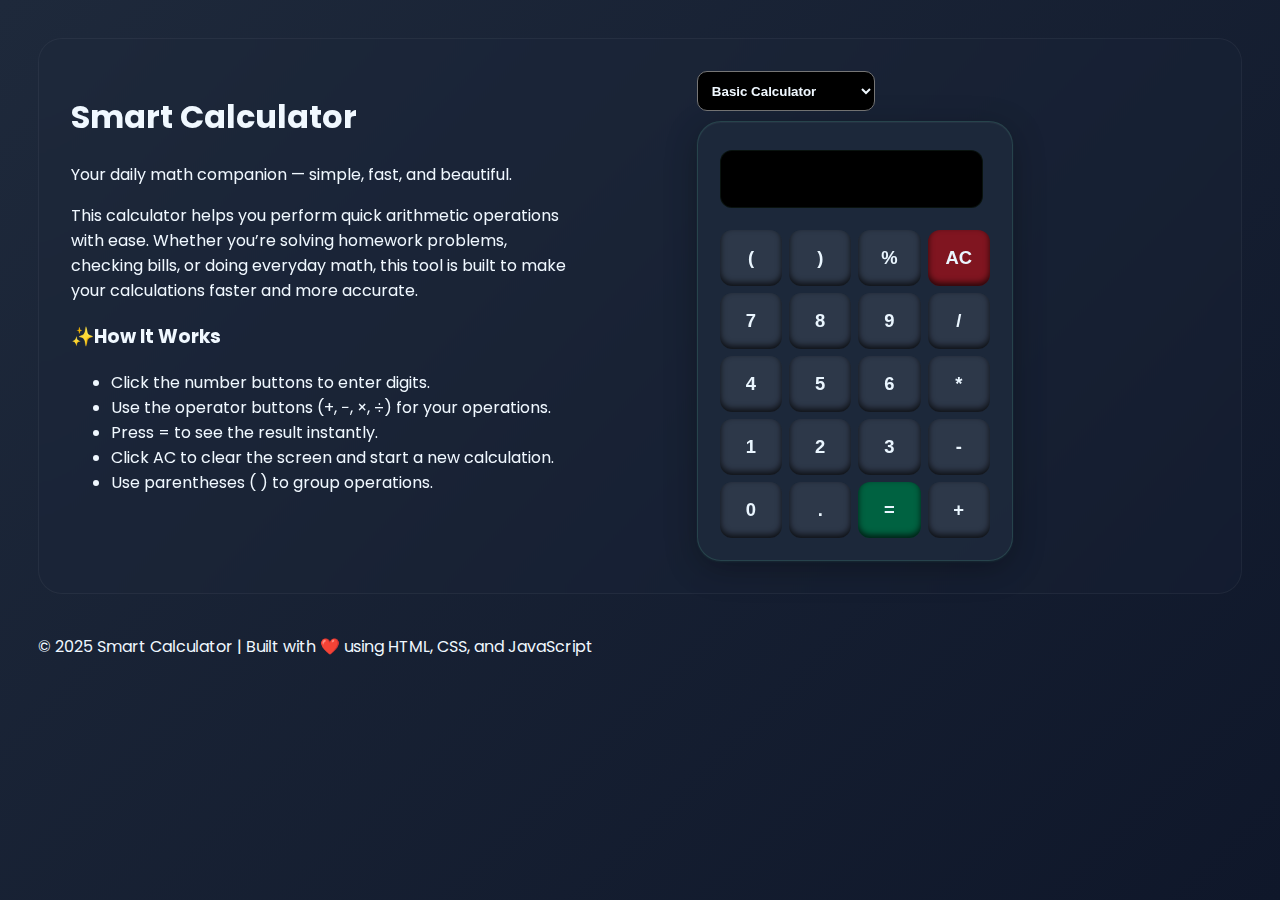
<file: Html, Css & js/Dynamic-Calculator-html-css-js-main/index.html>
<!DOCTYPE html>
<html lang="en">

<head>
    <meta charset="UTF-8">
    <meta name="viewport" content="width=device-width, initial-scale=1.0">
    <title>Smart Calculator</title>
    <link rel="stylesheet" href="index.css">
    <link href="https://fonts.googleapis.com/css2?family=Poppins:wght@300;400;500;600;700&display=swap"
        rel="stylesheet">
</head>

<body>
    <main>
        <div class="content">
            <h1>Smart Calculator</h1>
            <p class="tagline">Your daily math companion — simple, fast, and beautiful.</p>

            <div class="description">
                <p>
                    This calculator helps you perform quick arithmetic operations with ease.
                    Whether you’re solving homework problems, checking bills, or doing everyday math,
                    this tool is built to make your calculations faster and more accurate.
                </p>
            </div>

            <div class="features">
                <h3>✨How It Works</h3>
                <ul>
                    <li>Click the number buttons to enter digits.</li>
                    <li>Use the operator buttons (+, −, ×, ÷) for your operations.
                    </li>
                    <li>Press = to see the result instantly.
                    </li>
                    <li>Click AC to clear the screen and start a new calculation.
                    </li>
                    <li>Use parentheses ( ) to group operations.
                    </li>
                </ul>
            </div>
        </div>

        <div class="calculators">
            <select id="calcType" onchange="use()">
                <option value="basic">Basic Calculator</option>
                <option value="scientific">Scientific Calculator</option>
                <option value="bmi">BMI Calculator</option>
                <option value="loan">Loan / EMI Calculator</option>
                <option value="interest">Interest Calculator</option>
                <option value="age">Age Calculator</option>
                <option value="unit">Unit Converter</option>
                <option value="tax">Tax / GST Calculator</option>
            </select>
            <!-- Calculator -->
            <section class="calculator basic" style="max-width: 270px;">
                <div class="screen"></div>

                <div class="keys">
                    <button class="btn paren key" value="(" onclick="appendtoDisplay('(')">(</button>
                    <button class="btn paren key" value=")" onclick="appendtoDisplay(')')">)</button>
                    <button class="btn operator key" value="%" onclick="appendtoDisplay('%')">%</button>
                    <button class="btn clear" value="AC" style="background-color: rgba(255, 0, 0, 0.442);"
                        onclick="allclear()">AC</button>

                    <button class="btn number key" value="7" onclick="appendtoDisplay('7')">7</button>
                    <button class="btn number key" value="8" onclick="appendtoDisplay('8')">8</button>
                    <button class="btn number key" value="9" onclick="appendtoDisplay('9')">9</button>
                    <button class="btn operator key" value="/" onclick="appendtoDisplay('/')">/</button>

                    <button class="btn number key" value="4" onclick="appendtoDisplay('4')">4</button>
                    <button class="btn number key" value="5" onclick="appendtoDisplay('5')">5</button>
                    <button class="btn number key" value="6" onclick="appendtoDisplay('6')">6</button>
                    <button class="btn operator key" value="*" onclick="appendtoDisplay('*')">*</button>

                    <button class="btn number key" value="1" onclick="appendtoDisplay('1')">1</button>
                    <button class="btn number key" value="2" onclick="appendtoDisplay('2')">2</button>
                    <button class="btn number key" value="3" onclick="appendtoDisplay('3')">3</button>
                    <button class="btn operator key" value="-" onclick="appendtoDisplay('-')">-</button>

                    <button class="btn number key" value="0" onclick="appendtoDisplay('0')">0</button>
                    <button class="btn decimal key" value="." onclick="appendtoDisplay('.')">.</button>
                    <button class="btn equal" value="=" onclick="work()"  style="background-color: rgb(0, 98, 65);">=</button>
                    <button class="btn operator key" value="+" onclick="appendtoDisplay('+')">+</button>
                </div>
            </section>
            <!-- Other calculator placeholders (hidden by default) -->
            <section class="calculator scientific" style="max-width: 492px;padding: 20px;">
                <div class="screen1"></div>
                <div class="keys1">
                    <!-- <button onclick="appendToDisplay1('2nd')">2nd</button>
                    <button onclick="appendToDisplay1('mr')">mr</button>
                    <button onclick="appendToDisplay1('m+')">m+</button>
                    <button onclick="appendToDisplay1('mc')">mc</button> -->
                    <button onclick="appendToDisplay1('Math.sin(')">sin</button>
                    <button onclick="appendToDisplay1('Math.cos(')">cos</button>
                    <button onclick="appendToDisplay1('Math.tan(')">tan</button>
                    <button onclick="appendToDisplay1('Math.cot(')">cot</button>
                    <button onclick="appendToDisplay1('Math.sec(')">sec</button>
                    <button onclick="appendToDisplay1('Math.csc(')">csc</button>
                    
                    <!-- <button class="func" onclick="appendToDisplay1('CE')">CE</button> -->
                    <button class="func" style="background-color: rgba(255, 0, 0, 0.442);"
                    onclick="allclear1()">C</button>
                    <button class="del" onclick="deleteLast()">⌫</button>
                    
                    
                    
                    <button onclick="appendToDisplay1('(')">(</button>
                    <button onclick="appendToDisplay1(')')">)</button>
                    <button onclick="appendToDisplay1('%')">%</button>
                    <button onclick="appendToDisplay1('/')">÷</button>
                    <!-- <button onclick="appendToDisplay1('Math.E')">e</button> -->
                    <button onclick="appendToDisplay1('+')">+</button>

                    <button onclick="appendToDisplay1('7')">7</button>
                    <button onclick="appendToDisplay1('8')">8</button>
                    <button onclick="appendToDisplay1('9')">9</button>
                    <button onclick="appendToDisplay1('*')">×</button>

                    <button onclick="appendToDisplay1('**2')">x²</button>
                    <button onclick="appendToDisplay1('**3')">x³</button>
                    <button onclick="appendToDisplay1('**')">xʸ</button>
                    <button onclick="appendToDisplay1('Math.exp(')">eˣ</button>

                    <button onclick="appendToDisplay1('4')">4</button>
                    <button onclick="appendToDisplay1('5')">5</button>
                    <button onclick="appendToDisplay1('6')">6</button>
                    <button onclick="appendToDisplay1('-')">-</button>

                    <button onclick="appendToDisplay1('10**')">10ˣ</button>
                    <button onclick="appendToDisplay1('Math.log(')">ln</button>
                    <button onclick="appendToDisplay1('2**')">2ˣ</button>
                    <button onclick="appendToDisplay1('Math.abs(')">|x|</button>

                    <button onclick="appendToDisplay1('1')">1</button>
                    <button onclick="appendToDisplay1('2')">2</button>
                    <button onclick="appendToDisplay1('3')">3</button>

                    <button onclick="appendToDisplay1('Deg')">Deg</button>
                    <button onclick="appendToDisplay1(')/Math.log(')">logₓ</button>
                    <button onclick="appendToDisplay1('!')">x!</button>

                    <!-- <button onclick="appendToDisplay1('±')">±</button> -->
                    <button onclick="appendToDisplay1('.')">.</button>
                    <button class="equal" style="background-color: rgb(0, 98, 65);" onclick="calculate()">=</button>
                    <button onclick="appendToDisplay1('0')" class="zero">0</button>
                </div>

            </section>


            <section class="calculator bmi" style="    max-width: 385px;">
                <div class="keys2 bmi-controls">
                    <div class="bmi-row">
                        <label for="range" style="margin-bottom: 20px;">Height (cm)</label>
                        <div class="bmi-range">
                            <input type="range" name="range" id="range" min="50" max="250" value="170"
                                onchange="range()">
                            <div class="range-value"> <span class="para">170</span> cm</div>
                        </div>
                    </div>

                    <div class="bmi-row two-cols">
                        <div style="text-align: center;">
                            <label >Weight (kg)</label>
                            <div class="weight controls-inline" style="margin-top: 20px;margin-bottom: 20px;">
                                <button class="small" onclick="minus()">−</button>
                                <div class="count weightcount">50</div>
                                <button class="small" onclick="add()">+</button>
                            </div>
                        </div>
                        <div style="text-align: center;">
                            <label>Age</label>
                            <div class="weight controls-inline" style="margin-top: 20px;margin-bottom: 20px;">
                                <button class="small" onclick="minus1()">−</button>
                                <div class="count agecount">20</div>
                                <button class="small" onclick="add1()">+</button>
                            </div>
                        </div>
                    </div>

                    <div class="bmi-row actions">
                        <button class="btn calculate" onclick="calculateBMI()">Calculate BMI</button>
                    </div>

                    <div class="bmi-row result">
                        <div class="bmi-result">Your BMI will appear here</div>
                        <div class="bmi-category"></div>
                    </div>
                </div>
            </section>

            <section class="calculator loan">
                <div class="calc-form">
                    <div class="form-row"><label>Principal (₹)</label><input id="loanP" type="number" value="100000">
                    </div>
                    <div class="form-row"><label>Annual Rate (%)</label><input id="loanR" type="number" value="7.5"
                            step="0.1"></div>
                    <div class="form-row"><label>Years</label><input id="loanN" type="number" value="5"></div>
                    <div class="form-row actions"><button class="btn" onclick="calculateLoan()">Calculate EMI</button>
                    </div>
                    <div class="result-box">
                        <div id="loanResult">EMI result will appear here</div>
                    </div>
                </div>
            </section>

            <section class="calculator interest">
                <div class="calc-form">
                    <div class="form-row"><label>Principal</label><input id="intP" type="number" value="10000"></div>
                    <div class="form-row"><label>Rate (%) per annum</label><input id="intR" type="number" value="5">
                    </div>
                    <div class="form-row"><label>Years</label><input id="intT" type="number" value="2"></div>
                    <div class="form-row"><label>Type</label>
                        <select id="intType">
                            <option value="simple">Simple Interest</option>
                            <option value="compound">Compound Interest</option>
                        </select>
                    </div>
                    <div class="form-row actions"><button class="btn" onclick="calculateInterest()">Calculate</button>
                    </div>
                    <div class="result-box">
                        <div id="intResult">Interest result will appear here</div>
                    </div>
                </div>
            </section>

            <section class="calculator age">
                <div class="calc-form">
                    <div class="form-row"><label>Date of Birth</label><input id="dob" type="date"></div>
                    <div class="form-row actions"><button class="btn" onclick="calculateAge()">Calculate Age</button>
                    </div>
                    <div class="result-box">
                        <div id="ageResult">Your age will appear here</div>
                    </div>
                </div>
            </section>

            <section class="calculator unit">
                <div class="calc-form">
                    <div class="form-row"><label>Value</label><input id="unitValue" type="number" value="1"></div>
                    <div class="form-row"><label>From</label>
                        <select id="unitFrom">
                            <option value="m">Meters</option>
                            <option value="km">Kilometers</option>
                            <option value="cm">Centimeters</option>
                            <option value="mi">Miles</option>
                        </select>
                    </div>
                    <div class="form-row"><label>To</label>
                        <select id="unitTo">
                            <option value="km">Kilometers</option>
                            <option value="m">Meters</option>
                            <option value="cm">Centimeters</option>
                            <option value="mi">Miles</option>
                        </select>
                    </div>
                    <div class="form-row actions"><button class="btn" onclick="convertUnit()">Convert</button></div>
                    <div class="result-box">
                        <div id="unitResult">Conversion result</div>
                    </div>
                </div>
            </section>

            <section class="calculator tax">
                <div class="calc-form">
                    <div class="form-row"><label>Amount</label><input id="taxAmount" type="number" value="1000"></div>
                    <div class="form-row"><label>Tax Rate (%)</label><input id="taxRate" type="number" value="18"></div>
                    <div class="form-row actions"><button class="btn" onclick="calculateTax()">Calculate Tax</button>
                    </div>
                    <div class="result-box">
                        <div id="taxResult">Tax result</div>
                    </div>
                </div>
            </section>
        </div>
    </main>


    <footer>
        <p>© 2025 Smart Calculator | Built with ❤️ using HTML, CSS, and JavaScript</p>
    </footer>
    <script src="index.js"></script>
</body>

</html>
</file>
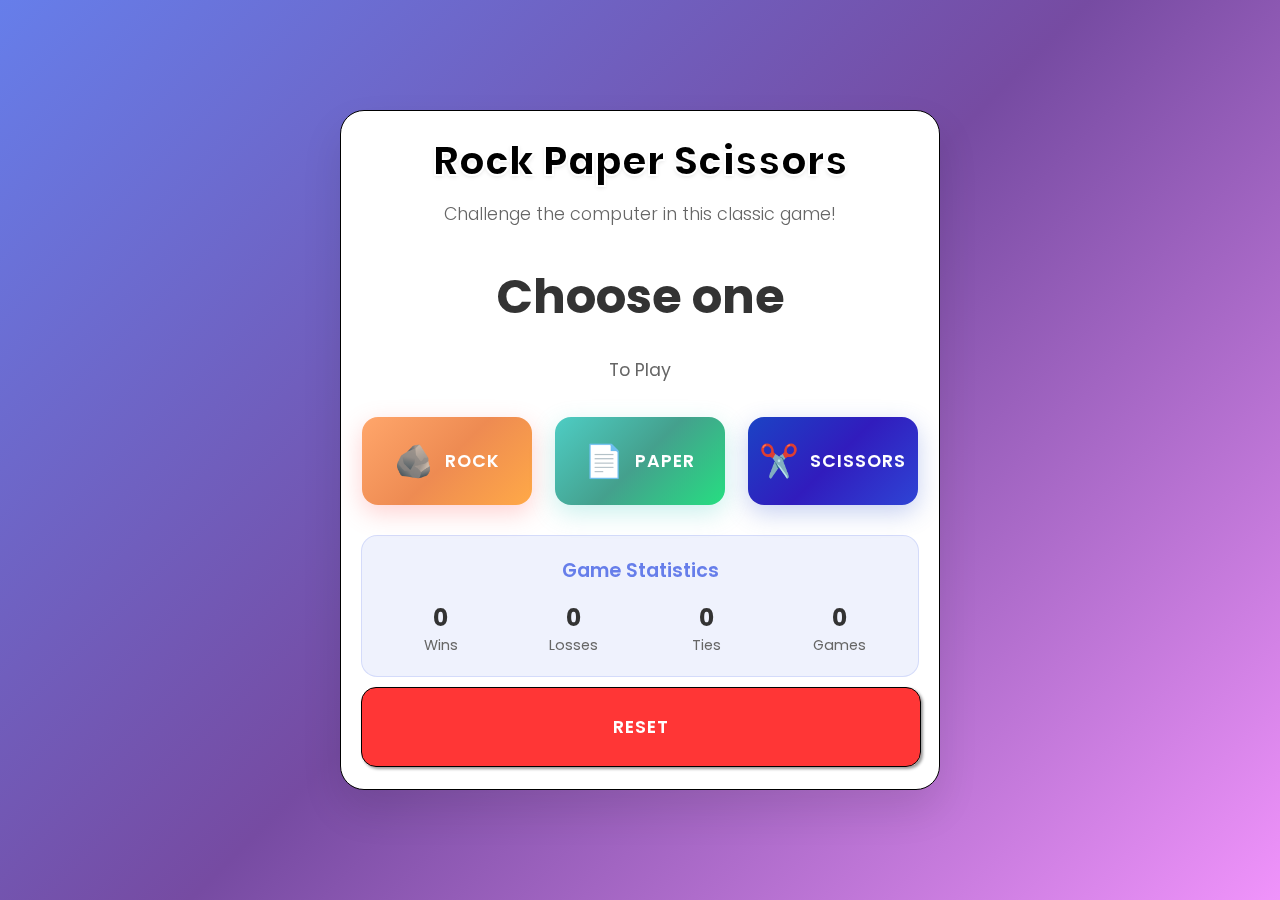
<file: Html, Css & js/Rock-Paper-Scissors-html-css-js-main/index.html>
<!DOCTYPE html>
<html lang="en">

<head>
    <meta charset="UTF-8">
    <meta name="viewport" content="width=device-width, initial-scale=1.0">
    <title>Rock Paper Scissors - Premium Game</title>
    <link href="https://fonts.googleapis.com/css2?family=Poppins:wght@300;400;600;700;800&display=swap" rel="stylesheet">
    <style>
        * {
            margin: 0;
            padding: 0;
            box-sizing: border-box;
        }

        body {
            font-family: 'Poppins', sans-serif;
            background: linear-gradient(135deg, #667eea 0%, #764ba2 50%, #f093fb 100%);
            min-height: 100vh;
            display: flex;
            align-items: center;
            justify-content: center;
            padding: 20px;
        }

        .main {
            background: rgb(255, 255, 255);
            backdrop-filter: blur(20px);
            border-radius: 24px;
            box-shadow: 0 20px 40px rgba(0, 0, 0, 0.1);
            padding: 20px;
            max-width: 600px;
            width: 100%;
            text-align: center;
            position: relative;
            overflow: hidden;
            height: 680px;
            border: 1px solid black;
        }

       

        .game-title {
            font-size: 2.5rem;
            font-weight: 800;
            -webkit-text-fill-color: #000000;
            -webkit-text-stroke: 2px #ffffff;
            
            /* background: linear-gradient(135deg, #667eea, #764ba2); */
         
    
            margin-bottom: 10px;
            text-shadow: 0 2px 4px rgba(0, 0, 0, 0.1);
        }

        .game-subtitle {
            font-size: 1.1rem;
            color: #666;
            margin-bottom: 30px;
            font-weight: 300;
        }

        #result {
            font-size: 3rem;
            font-weight: 700;
            text-align: center;
            margin: 20px 0;
            min-height: 80px;
            display: flex;
            align-items: center;
            justify-content: center;
            color: #333;
            transition: all 0.3s ease;
        }

        #description {
            font-size: 1.1rem;
            text-align: center;
            margin: 0 0 30px 0;
            color: #666;
            font-weight: 400;
            min-height: 30px;
            transition: all 0.3s ease;
        }

        .buttons-container {
            display: grid;
            grid-template-columns: repeat(auto-fit, minmax(140px, 1fr));
            gap: 20px;
            margin: 30px 0;
        }

        button {
            padding: 20px;
            border-radius: 16px;
            border: none;
            font-size: 1.1rem;
            font-weight: 600;
            font-family: 'Poppins', sans-serif;
            cursor: pointer;
            position: relative;
            min-height: 80px;
            display: flex;
            align-items: center;
            justify-content: center;
            text-transform: uppercase;
            letter-spacing: 1px;
        }

        /* Shine effect removed */

        .rock {
            background: linear-gradient(135deg, #ffa66b, #ee8b52, #ffa947);
            color: white;
            box-shadow: 0 8px 25px rgba(255, 107, 107, 0.3);
        }

        .rock:hover {
            transform: translateY(-2px);
            /* box-shadow: 0 12px 30px rgba(255, 107, 107, 0.4); */
        }

        .paper {
            background: linear-gradient(135deg, #4ecdc4, #44a08d, #26de81);
            color: white;
            box-shadow: 0 8px 25px rgba(78, 205, 196, 0.3);
        }

        .paper:hover {
            transform: translateY(-2px);
            /* box-shadow: 0 12px 30px rgba(78, 205, 196, 0.4); */
        }

        .scissors {
            background: linear-gradient(135deg, #1b43c5, #311cbd, #2e44d5);
            color: white;
            box-shadow: 0 8px 25px rgba(69, 104, 209, 0.3);
        }

        .scissors:hover {
            transform: translateY(-2px);
            /* box-shadow: 0 12px 30px rgba(69, 183, 209, 0.4); */
        }
        button{
            border-radius: 16px;
            border: none;
            width: 170px;
            margin: auto;
            box-shadow: 0 8px 25px rgba(0, 0, 0, 0.15);
            font-weight: 600;
            text-transform: uppercase;
            letter-spacing: 1px;
            transition: all 0.3s ease;
        }
        .reset-button{
            width: 560px;
            margin-top: 10px;
            border-radius: 15px;
            background-color: rgba(255, 0, 0, 0.79);
            color: white;
            border: 1px solid black;
            box-shadow: 2px 2px 3px rgba(0, 0, 0, 0.4);

        }
        button:active {
            
            box-shadow: inset 0 4px 8px rgba(0, 0, 0, 0.2);
        }

        .stats-container {
            background: rgba(102, 126, 234, 0.1);
            border-radius: 16px;
            padding: 20px;
            margin-top: 30px;
            border: 1px solid rgba(102, 126, 234, 0.2);
        }

        .stats-title {
            font-size: 1.2rem;
            font-weight: 600;
            color: #667eea;
            margin-bottom: 15px;
        }

        .stats-grid {
            display: grid;
            grid-template-columns: repeat(auto-fit, minmax(100px, 1fr));
            gap: 15px;
        }

        .stat-item {
            text-align: center;
        }

        .stat-value {
            font-size: 1.5rem;
            font-weight: 700;
            color: #333;
        }

        .stat-label {
            font-size: 0.9rem;
            color: #666;
            font-weight: 400;
        }

        .win-animation {
            animation: winPulse 0.6s ease-in-out;
        }

        .lose-animation {
            animation: loseShake 0.6s ease-in-out;
        }

        .tie-animation {
            animation: tieBounce 0.6s ease-in-out;
        }

        @keyframes winPulse {
            0%, 100% { transform: scale(1); }
            50% { transform: scale(1.1); }
        }

        @keyframes loseShake {
            0%, 100% { transform: translateX(0); }
            25% { transform: translateX(-5px); }
            75% { transform: translateX(5px); }
        }

        @keyframes tieBounce {
            0%, 100% { transform: translateY(0); }
            50% { transform: translateY(-10px); }
        }

        .emoji {
            font-size: 2rem;
            margin-right: 10px;
        }

        @media (max-width: 768px) {
            body{
                margin: 10px;
                padding: 0;
                }
            .main {
                padding: 30px 20px;
                margin: 0;
                width: 100vw;
                max-width: 100vw;
                border-radius: 0;
                height: 100vh;
                overflow: scroll;
                
            }
            .main::-webkit-scrollbar{
                display: none;
            }

            .game-title {
                font-size: 2.0rem !important;
                -webkit-text-stroke: 2px  rgb(255, 255, 255);
                width: 350px;
                -webkit-text-fill-color: #000000 !important;
            }

            #result {
                font-size: 2.5rem;
                min-height: 60px;
            }

            .buttons-container {
                grid-template-columns: 1fr;
                gap: 15px;
            }

            button {
                min-height: 70px;
                font-size: 1rem;
                width: 300px !important;
            }

            .stats-grid {
                grid-template-columns: repeat(2, 1fr);
            }
        }

        @media (max-width: 480px) {
            .main {
                padding: 25px 15px;
                width: 100vw;
                max-width: 100vw;
                border-radius: 0;
                height: 100vh;
            }

            .game-title {
                font-size: 1.8rem;
            }

            #result {
                font-size: 2rem;
            }

            .stats-grid {
                grid-template-columns: 1fr;
            }
        }
    </style>
</head>

<body>
    <div class="main">
        <h1 class="game-title">Rock Paper Scissors</h1>
        <p class="game-subtitle">Challenge the computer in this classic game!</p>
        
        <div id="result">Choose one</div>
        <div id="description">To Play</div>
        
        <div class="buttons-container">
            <button class="rock" onclick="rocks()">
                <span class="emoji">🪨</span>Rock
            </button>
            <button class="paper" onclick="papers()">
                <span class="emoji">📄</span>Paper
            </button>
            <button class="scissors" onclick="scissorss()">
                <span class="emoji">✂️</span>Scissors
            </button>
        </div>

        <div class="stats-container">
            <div class="stats-title">Game Statistics</div>
            <div class="stats-grid">
                <div class="stat-item">
                    <div class="stat-value" id="wins-display">0</div>
                    <div class="stat-label">Wins</div>
                </div>
                <div class="stat-item">
                    <div class="stat-value" id="losses-display">0</div>
                    <div class="stat-label">Losses</div>
                </div>
                <div class="stat-item">
                    <div class="stat-value" id="ties-display">0</div>
                    <div class="stat-label">Ties</div>
                </div>
                <div class="stat-item">
                    <div class="stat-value" id="games-display">0</div>
                    <div class="stat-label">Games</div>
                </div>
            </div>
        </div>
        <button onclick="resetStats()" class="reset-button">Reset</button>
    </div>

    <script>
        let botans = Math.floor((Math.random() * 3) + 1);
        let rock = 1;
        let paper = 2;
        let scissors = 3;
        let wins = 0;
        let losses = 0;
        let ties = 0;
        let gamesplayed = 0;

        // Load saved stats from localStorage
        function loadStats() {
            const savedWins = localStorage.getItem('wins');
            const savedLosses = localStorage.getItem('losses');
            const savedTies = localStorage.getItem('ties');
            const savedGames = localStorage.getItem('gamesplayed');
            
            if (savedWins) wins = parseInt(savedWins);
            if (savedLosses) losses = parseInt(savedLosses);
            if (savedTies) ties = parseInt(savedTies);
            if (savedGames) gamesplayed = parseInt(savedGames);
            
            updateStatsDisplay();
        }

        // Update stats display
        function updateStatsDisplay() {
            document.getElementById('wins-display').textContent = wins;
            document.getElementById('losses-display').textContent = losses;
            document.getElementById('ties-display').textContent = ties;
            document.getElementById('games-display').textContent = gamesplayed;
        }

        

        function rocks() {
            let botans = Math.floor((Math.random() * 3) + 1);
            if (botans == rock) {
                gamesplayed++;
                document.getElementById('result').textContent = "It's a Tie!";
                ties++;
                document.getElementById('description').textContent = "You chose Rock, Computer chose Rock";
            } else if (botans == paper) {
                gamesplayed++;
                document.getElementById('result').textContent = "You Lose!";
                losses++;
                document.getElementById('description').textContent = "You chose Rock, Computer chose Paper";
            } else {
                gamesplayed++;
                document.getElementById('result').textContent = "You Win!";
                wins++;
                document.getElementById('description').textContent = "You chose Rock, Computer chose Scissors";
            }
            localStorage.setItem('wins', wins);
            localStorage.setItem('losses', losses);
            localStorage.setItem('ties', ties);
            localStorage.setItem('gamesplayed', gamesplayed);
            updateStatsDisplay();
        }

        function papers() {
            let botans = Math.floor((Math.random() * 3) + 1);
            if (botans == rock) {
                gamesplayed++;
                document.getElementById('result').textContent = "You Win!";
                wins++;
                document.getElementById('description').textContent = "You chose Paper, Computer chose Rock";
            } else if (botans == paper) {
                gamesplayed++;
                document.getElementById('result').textContent = "It's a Tie!";
                ties++;
                document.getElementById('description').textContent = "You chose Paper, Computer chose Paper";
            } else {
                gamesplayed++;
                document.getElementById('result').textContent = "You Lose!";
                losses++;
                document.getElementById('description').textContent = "You chose Paper, Computer chose Scissors";
            }
            localStorage.setItem('wins', wins);
            localStorage.setItem('losses', losses);
            localStorage.setItem('ties', ties);
            localStorage.setItem('gamesplayed', gamesplayed);
            updateStatsDisplay();
        }

        function scissorss() {
            let botans = Math.floor((Math.random() * 3) + 1);
            if (botans == paper) {
                gamesplayed++;
                document.getElementById('result').textContent = "You Win!";
                wins++;
                document.getElementById('description').textContent = "You chose Scissors, Computer chose Paper";
            } else if (botans == scissors) {
                gamesplayed++;
                document.getElementById('result').textContent = "It's a Tie!";
                ties++;
                document.getElementById('description').textContent = "You chose Scissors, Computer chose Scissors";
            } else {
                gamesplayed++;
                document.getElementById('result').textContent = "You Lose!";
                losses++;
                document.getElementById('description').textContent = "You chose Scissors, Computer chose Rock";
            }
            localStorage.setItem('wins', wins);
            localStorage.setItem('losses', losses);
            localStorage.setItem('ties', ties);
            localStorage.setItem('gamesplayed', gamesplayed);
            updateStatsDisplay();
        }

        function resetStats() {
            // Clear localStorage
            localStorage.clear();
            
            // Reset local variables
            wins = 0;
            losses = 0;
            ties = 0;
            gamesplayed = 0;
            
            // Update the display
            updateStatsDisplay();
            
            // Reset the game display
            document.getElementById('result').textContent = "Choose one";
            document.getElementById('description').textContent = "To Play";
        }


    </script>
</body>

</html>
</file>
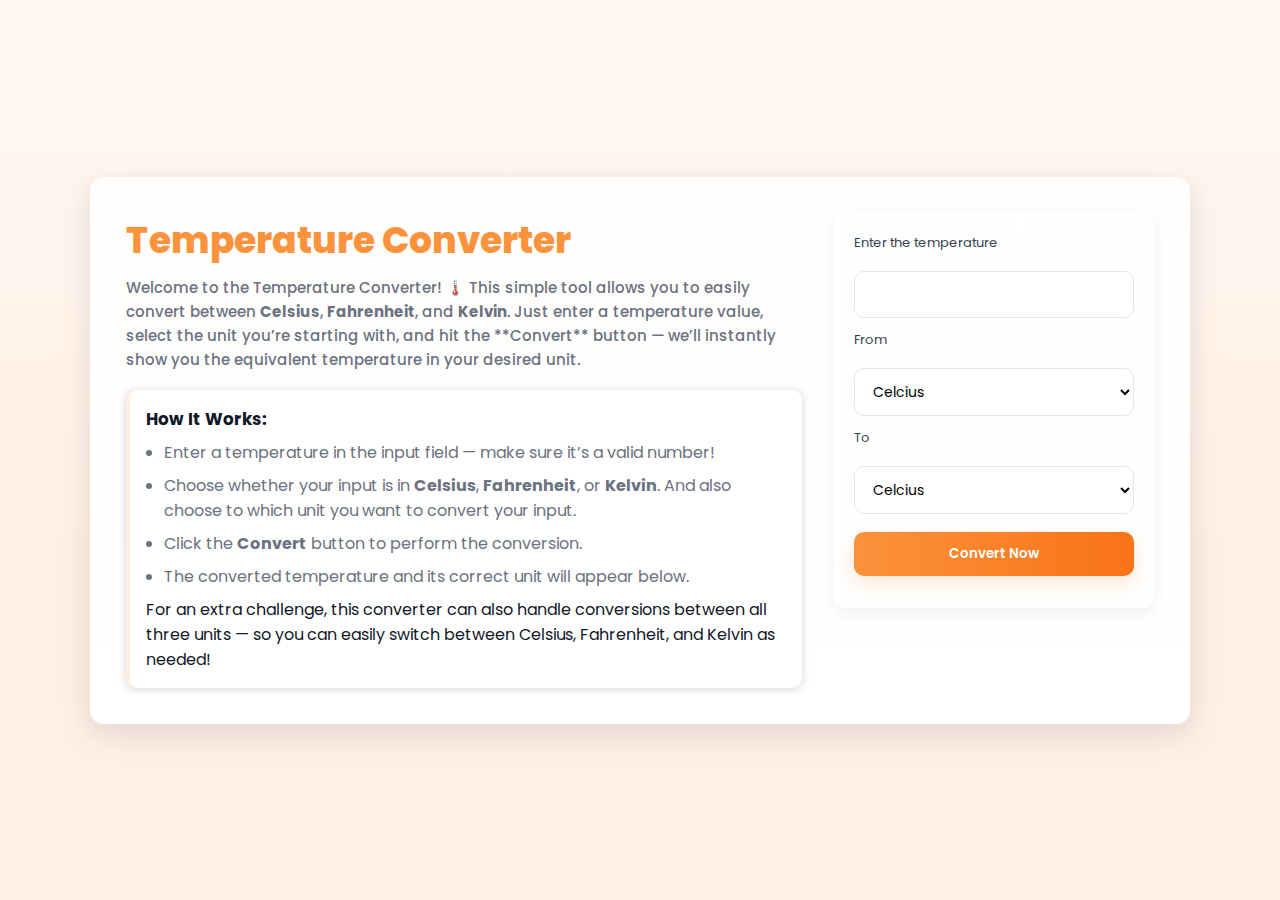
<file: Html, Css & js/Temperature-Convertor-html-css-js-main/index.html>
<!DOCTYPE html>
<html lang="en">

<head>
    <meta charset="UTF-8">
    <meta name="viewport" content="width=device-width, initial-scale=1.0">
    <title>Temperature Converter</title>
    <link rel="stylesheet" href="index.css">
     <link 
    href="https://fonts.googleapis.com/css2?family=Poppins:wght@300;400;500;600;700;800;900&display=swap" 
    rel="stylesheet"
  >
</head>

<body>
    <main>
        <div class="content">

            
            <div class="heading">
                <h1>Temperature Converter</h1>
                <p class="description">
                    Welcome to the Temperature Converter! 🌡️  
                    This simple tool allows you to easily convert between <b>Celsius</b>, <b>Fahrenheit</b>, and <b>Kelvin</b>.  
                    Just enter a temperature value, select the unit you’re starting with, and hit the **Convert** button — 
                    we’ll instantly show you the equivalent temperature in your desired unit.
            </p>
        </div>
        
        <div class="instructions">
            <h2>How It Works:</h2>
            <ul>
                <li> Enter a temperature in the input field — make sure it’s a valid number!</li>
                <li> Choose whether your input is in <strong>Celsius</strong>, <strong>Fahrenheit</strong>, or <strong>Kelvin</strong>. And also choose to which unit  you want to convert your input.</li>
                <li> Click the <strong>Convert</strong> button to perform the conversion.</li>
                <li> The converted temperature and its correct unit will appear below.</li>
            </ul>
            <p>
                For an extra challenge, this converter can also handle conversions between all three units — 
                so you can easily switch between Celsius, Fahrenheit, and Kelvin as needed!
            </p>
        </div>
    </div>
    <div class="form">
        <form >
            <label for="input">Enter the  temperature</label>
            <input type="text" id="input">
            <label for="from">From</label>
            <select name="from" id="from">
                <option value="Celsius">Celcius</option>
                <option value="Fahrenheit">Fahrenheit</option>
                <option value="Kelvin">Kelvin</option>
            </select>
            <label for="to">To</label>
            <select name="to" id="to">
                <option value="Celcius">Celcius</option>
                <option value="Fahrenheit">Fahrenheit</option>
                <option value="Kelvin">Kelvin</option>
            </select>
            <button type="button" onclick="convertfrom()">Convert Now</button>
            <h1 id="result"></h1>
        </form>
    </div>
    </main>

    <script src="index.js"></script>
</body>

</html>
</file>
<file: Html, Css & js/Dynamic-Calculator-html-css-js-main/index.css>
@media (min-width:400px) and (max-width: 820px) {
   

    main {
        /* justify-content: center; */
        margin: auto;
        display: flex;
        flex-direction: row;
        flex-wrap: wrap;
        gap: 10%;
        background: none !important;
        border-radius: 18px;
        box-shadow: 0 0px 0px rgba(110, 231, 183, 0.0) !important;
        padding: 0rem 0rem 0rem 0rem !important;
        margin-bottom: 2.5rem;
        overflow-x: hidden;
        backdrop-filter: blur(0px) !important;
    border: 0px solid rgba(255, 255, 255, 0.05) !important;
    }

    .content {
        width: 100%;
        min-width: 100%;
        box-sizing: border-box;
    }
    .calculators{
                overflow-x: auto;
                width: 100%;
                justify-content: center;
    
    }

    .calculator {
        margin: auto;
        margin-top: 20px;
        width: 100%;
        overflow-x: scroll;

    }

    .keys {
        gap: 8px;
    }

    button {
        height: 44px;
        font-size: 1rem;
    }

    .calculator {
        margin-top: 20px;
        margin: auto;
    }
    .bmi-row.two-cols{
        flex-direction: column !important;
    }
    
.bmi-range {
            flex-direction: column !important;

}
}

body {
    margin: 0%;
    padding: 3%;
    box-sizing: border-box;
    background: linear-gradient(135deg, #1e293b 0%, #0f172a 100%);
    color: aliceblue;
    font-family: Poppins;
    min-height: 100vh;
}

.content {
    width: 45%;
    transition: all 0.3s ease;
}

main {
    margin: auto;
    display: flex;
    flex-direction: row;
    flex-wrap: wrap;
    gap: 10%;
    border-radius: 24px;
    margin-bottom: 2.5rem;
    padding: 2rem;
    background: rgba(30, 41, 59, 0.2);
    backdrop-filter: blur(12px);
    border: 1px solid rgba(255, 255, 255, 0.05);
}

.calculator {
    background: rgba(30, 41, 59, 0.95);
    backdrop-filter: blur(16px);
    box-shadow: 
        0 8px 32px 0 rgba(0, 0, 0, 0.3),
        0 1px 2px rgba(110, 231, 183, 0.1),
        inset 0 1px 1px rgba(255, 255, 255, 0.05);
    border-radius: 24px;
    padding: 28px 22px 22px 22px;
    display: none;
    /* hide all calculator variants by default; JS will show the selected one */
    width: 100%;
    max-width: 340px;
    /* match basic calculator width */
    margin: 0 auto;
    border: 1px solid rgba(110, 231, 183, 0.15);
    transition: transform 0.2s ease, box-shadow 0.2s ease;
}

.calculator:hover {
    transform: translateY(-2px);
    box-shadow: 
        0 12px 40px 0 rgba(0, 0, 0, 0.35),
        0 2px 3px rgba(110, 231, 183, 0.12),
        inset 0 1px 1px rgba(255, 255, 255, 0.07);
}

/* Scientific should remain wider */
.calculator.scientific {
    max-width: 840px;
}

.keys2 {
    display: grid;
    grid-template-columns: repeat(8, minmax(56px, 1fr));
    gap: 7px;
    width: 100%;
    margin: 0 auto;
    box-sizing: border-box;
}
.zero {
    grid-column: span 3;
}

/* BMI styles */
/* Form layout used by many calculators */
.calc-form {
    display: flex;
    flex-direction: column;
    gap: 12px;
    max-width: 420px;
    margin: 0 auto
}

.form-row {
    display: flex;
    flex-direction: column;
    gap: 6px
}

.form-row.actions {
    flex-direction: row;
    justify-content: flex-start
}

.form-row input,
.form-row select {
    padding-left: 12px;
    border-radius: 12px;
    background: rgba(255, 255, 255, 0.04);
    border: 1px solid rgba(255, 255, 255, 0.08);
    color: #eaf6ff;
    height: 40px;
    font-size: 1rem;
    transition: all 0.2s ease;
    box-shadow: inset 0 2px 4px rgba(0, 0, 0, 0.1);
}

.form-row input:focus,
.form-row select:focus {
    outline: none;
    border-color: rgba(110, 231, 183, 0.3);
    background: rgba(255, 255, 255, 0.06);
    box-shadow: 
        0 0 0 3px rgba(110, 231, 183, 0.1),
        inset 0 2px 4px rgba(0, 0, 0, 0.1);
}

.result-box {
    padding: 16px;
    border-radius: 12px;
    background: rgba(30, 41, 59, 0.6);
    color: #b6eaff;
    box-shadow: 
        inset 0 2px 4px rgba(0, 0, 0, 0.1),
        0 1px 2px rgba(110, 231, 183, 0.05);
    border: 1px solid rgba(110, 231, 183, 0.1);
    backdrop-filter: blur(8px);
    font-size: 1.1rem;
    text-align: center;
    animation: fadeIn 0.3s ease-out;
}

@keyframes fadeIn {
    from {
        opacity: 0;
        transform: translateY(-10px);
    }
    to {
        opacity: 1;
        transform: translateY(0);
    }
}

.scientific-keys button {
    height: 48px;
    font-size: 1rem;
    padding: 8px;
    border-radius: 12px;
    background: rgba(30, 41, 59, 0.8);
    border: 1px solid rgba(110, 231, 183, 0.1);
    color: #eaf6ff;
    transition: all 0.2s ease;
    box-shadow: 
        0 2px 4px rgba(0, 0, 0, 0.1),
        inset 0 1px 1px rgba(255, 255, 255, 0.05);
}

.scientific-keys button:hover {
    background: rgba(30, 41, 59, 0.9);
    transform: translateY(-1px);
    box-shadow: 
        0 4px 8px rgba(0, 0, 0, 0.15),
        inset 0 1px 1px rgba(255, 255, 255, 0.1);
}
.bmi{
    display: flex;
}
.bmi-controls {
    display: flex !important;
    flex-direction: column !important;
    gap: 18px;
    max-width: 520px;
    margin: 0 auto;
}

.bmi-row {
    display: flex;
    flex-direction: column;
    gap: 8px;
    align-items: stretch
}

.bmi-row.two-cols {
    flex-direction: row;
    justify-content: space-between
}

.bmi-range {
    display: flex;
    gap: 12px;
    align-items: center
}

.bmi-range input[type=range] {
    width: 220px
}

.range-value {
    color: #b6eaff;
    font-weight: 600
}

.controls-inline {
    display: flex;
    align-items: center;
    gap: 10px
}

.small {
    height: 36px;
    width: 48px;
    border-radius: 10px;
    padding: 0;
    background: rgba(255, 255, 255, 0.06)
}

.count {
    min-width: 48px;
    text-align: center;
    color: #e6eefb;
    padding: 6px 10px;
    background: rgba(255, 255, 255, 0.03);
    border-radius: 8px
}

.bmi-row.actions {
    flex-direction: row;
    gap: 12px;
    justify-content: center
}

.btn.calculate {
    background: linear-gradient(90deg, #6ee7b7, #34d399);
    color: #042f2e;
    font-weight: 700
}

.bmi-result {
    margin-top: 6px;
    padding: 12px;
    border-radius: 10px;
    background: rgba(255, 255, 255, 0.02);
    color: #e6eefb
}

.bmi-category {
    margin-top: 6px;
    font-weight: 700;
    color: #b6eaff
}

.keys1 {
    display: grid;
    grid-template-columns: repeat(8, minmax(56px, 1fr));
    gap: 7px;
    width: 100%;
    margin: 0 auto;
    box-sizing: border-box;
}

.keys {
    display: grid;
    grid-template-columns: repeat(4, minmax(56px, 1fr));
    gap: 7px;
    width: 100%;
    margin: 0 auto;
    box-sizing: border-box;
}

button {
    height: 56px;
    width: 100%;
    border-radius: 12px;
    min-width: 0;
    aspect-ratio: 1/1;
    background: rgba(255, 255, 255, 0.08);
    color: #eaf6ff;
    font-size: 1.15rem;
    font-weight: 600;
    border: none;
    box-shadow: 0 2px 8px rgba(0, 0, 0, 0.412);
    box-shadow: inset 0 -3px 6px rgba(0, 0, 0, 0.727);

    cursor: pointer;
}

button:active {
    /* border: 3px solid gray; */
    box-shadow: inset 2px 2px 8px rgba(0, 0, 0, 0.558);

}

.weight {
    display: flex;
    gap: 10px;
}

.weight button {
    width: 50px;
}

.screen{
    overflow-x: hidden;
    height: 56px;
    width: 225px;
    max-width: 400px;
    margin-bottom: 22px;
    background-color: black;
    color: #eaf6ff;
    border-radius: 12px;
    display: flex;
    align-items: center;
    justify-content: flex-end;
    font-size: 1.5rem;
    font-weight: 600;
    letter-spacing: 0.5px;
    padding: 0 18px;
    box-shadow: 0 3px 0px rgba(0, 0, 0, 0.18) inset;
    border: 1px solid rgba(110, 231, 183, 0.08);
}
 .screen1{
    overflow-x: hidden;
    height: 56px;
    width: 455px;
    max-width: 455px;
    margin-bottom: 22px;
    background-color: black;
    color: #eaf6ff;
    border-radius: 12px;
    display: flex;
    align-items: center;
    justify-content: flex-end;
    font-size: 1.5rem;
    font-weight: 600;
    letter-spacing: 0.5px;
    padding: 0 18px;
    box-shadow: 0 3px 0px rgba(0, 0, 0, 0.18) inset;
    border: 1px solid rgba(110, 231, 183, 0.08);
}
.screen::-webkit-scrollbar {
    height: 6px;
    /* horizontal scrollbar height */
}

.screen::-webkit-scrollbar-track {
    background: rgba(255, 255, 255, 0.05);
    /* light transparent track */
    border-radius: 10px;
}

.screen::-webkit-scrollbar-thumb {
    background: rgba(110, 231, 183, 0.4);
    /* teal-green thumb */
    border-radius: 10px;
}

.screen::-webkit-scrollbar-thumb:hover {
    background: rgba(110, 231, 183, 0.7);
    /* brighter when hovered */
}

/* Optional: smooth scrolling feel */
.screen {
    scroll-behavior: smooth;
}

#calcType {
    height: 40px;
    width: fit-content;
    background-color: black;
    color: aliceblue;
    font-weight: 700;
    border-radius: 10px;
    padding: 10px;
    margin-bottom: 10px;
}

#calcType::-ms-expand {
    display: none;
    /* hide arrow in IE */
}

/* Style each option */
#calcType option {
    background-color: #0f172a;
    /* dropdown background */
    color: #ffffff;
    /* text color */
    font-weight: 700;
    padding: 8px 12px;
    border: none;
}
</file>
<file: Html, Css & js/Temperature-Convertor-html-css-js-main/index.css>
:root{
   --bg-1: #fff7f0;
   --card: #ffffff;
   --muted: #6b7280;
   --accent: #fb923c; /* orange */
   --accent-2: #f97316;
   --glass: rgba(255,255,255,0.6);
   --radius: 14px;
}

*{
   box-sizing: border-box;
   margin: 0;
   padding: 0;
   font-family: 'Poppins', sans-serif;
}

html,body{
   height: 100%;
}

body{
   min-height: 100vh;
   background: linear-gradient(180deg, #fff8f0 0%, #fff0e6 60%);
   display: flex;
   align-items: center;
   justify-content: center;
   padding: 32px;
   color: #111827;
}

main{
   width: 100%;
   max-width: 1100px;
   background: linear-gradient(180deg, rgba(255,255,255,0.9), var(--card));
   border-radius: var(--radius);
   box-shadow: 0 10px 30px rgba(15,23,42,0.12);
   display: flex;
   gap: 32px;
   padding: 36px;
   align-items: flex-start;
   flex-wrap: wrap;
}

.content{
   flex: 1 1 55%;
   min-width: 260px;
}

.form{
   flex: 0 0 320px;
   min-width: 260px;
}

.heading h1{
   font-size: 2.25rem;
   margin-bottom: 8px;
   font-weight: 800;
   color:var(--accent) ;
}

.heading .description,
.heading p{
   font-size: 15px;
   margin-bottom: 18px;
   font-weight: 500;
   color: var(--muted);
   line-height: 1.6;
}

.instructions{
   margin-top: 8px;
   background-color: white;
   box-shadow: 0px 1px 8px rgba(0, 0, 0, 0.175);
   border-left: 4px solid rgba(249,115,22,0.12);
   padding: 16px;
   border-radius: 10px;
}

.instructions h2{
   font-size: 1.05rem;
   margin-bottom: 8px;
}

.instructions ul{
   margin-left: 18px;
   color: var(--muted);
}

.instructions li{
   margin-bottom: 8px;
}

form{
   background: linear-gradient(180deg, rgba(255,255,255,0.8), rgba(255,255,255,0.6));
   border-radius: 12px;
   padding: 20px;
   box-shadow: 0 6px 18px rgba(15,23,42,0.06);
   display: flex;
   flex-direction: column;
   gap: 12px;
}

label{
   font-size: 13px;
   color: #374151;
   margin-bottom: 6px;
}

input[type="text"], select{
   width: 100%;
   padding: 12px 14px;
   border-radius: 10px;
   border: 1px solid #e6e6e6;
   background: #ffffff;
   font-size: 14px;
   transition: box-shadow .15s ease, border-color .15s ease, transform .06s ease;
}

input[type="text"]:focus, select:focus{
   outline: none;
   border-color: var(--accent-2);
   box-shadow: 0 6px 18px rgba(249,115,22,0.12);
   transform: translateY(-1px);
}

button{
   margin-top: 6px;
   padding: 12px 16px;
   border: none;
   border-radius: 10px;
   background: linear-gradient(90deg,var(--accent),var(--accent-2));
   color: white;
   font-weight: 600;
   cursor: pointer;
   box-shadow: 0 8px 20px rgba(249,115,22,0.18);
   transition: transform .12s ease, box-shadow .12s ease, opacity .12s ease;
}

button:hover{
   transform: translateY(-3px);
}

button:active{
   transform: translateY(0);
   opacity: .95;
}

/* small screens */
@media (max-width: 820px){
      body{padding: 10px;}
   main{ padding: 20px;        margin-top: 300px; width: 100vw; }
   .content{ flex-basis: 100%; }
   .form{ flex-basis: 100%; }
}

/* accessibility helpers */
input[aria-invalid="true"]{
   border-color: #ef4444;
}

.sr-only{ /* utility if needed */
   position: absolute !important;
   height: 1px; width: 1px;
   overflow: hidden; clip: rect(1px,1px,1px,1px);
   white-space: nowrap; border: 0; padding: 0; margin: -1px;
}
</file>
